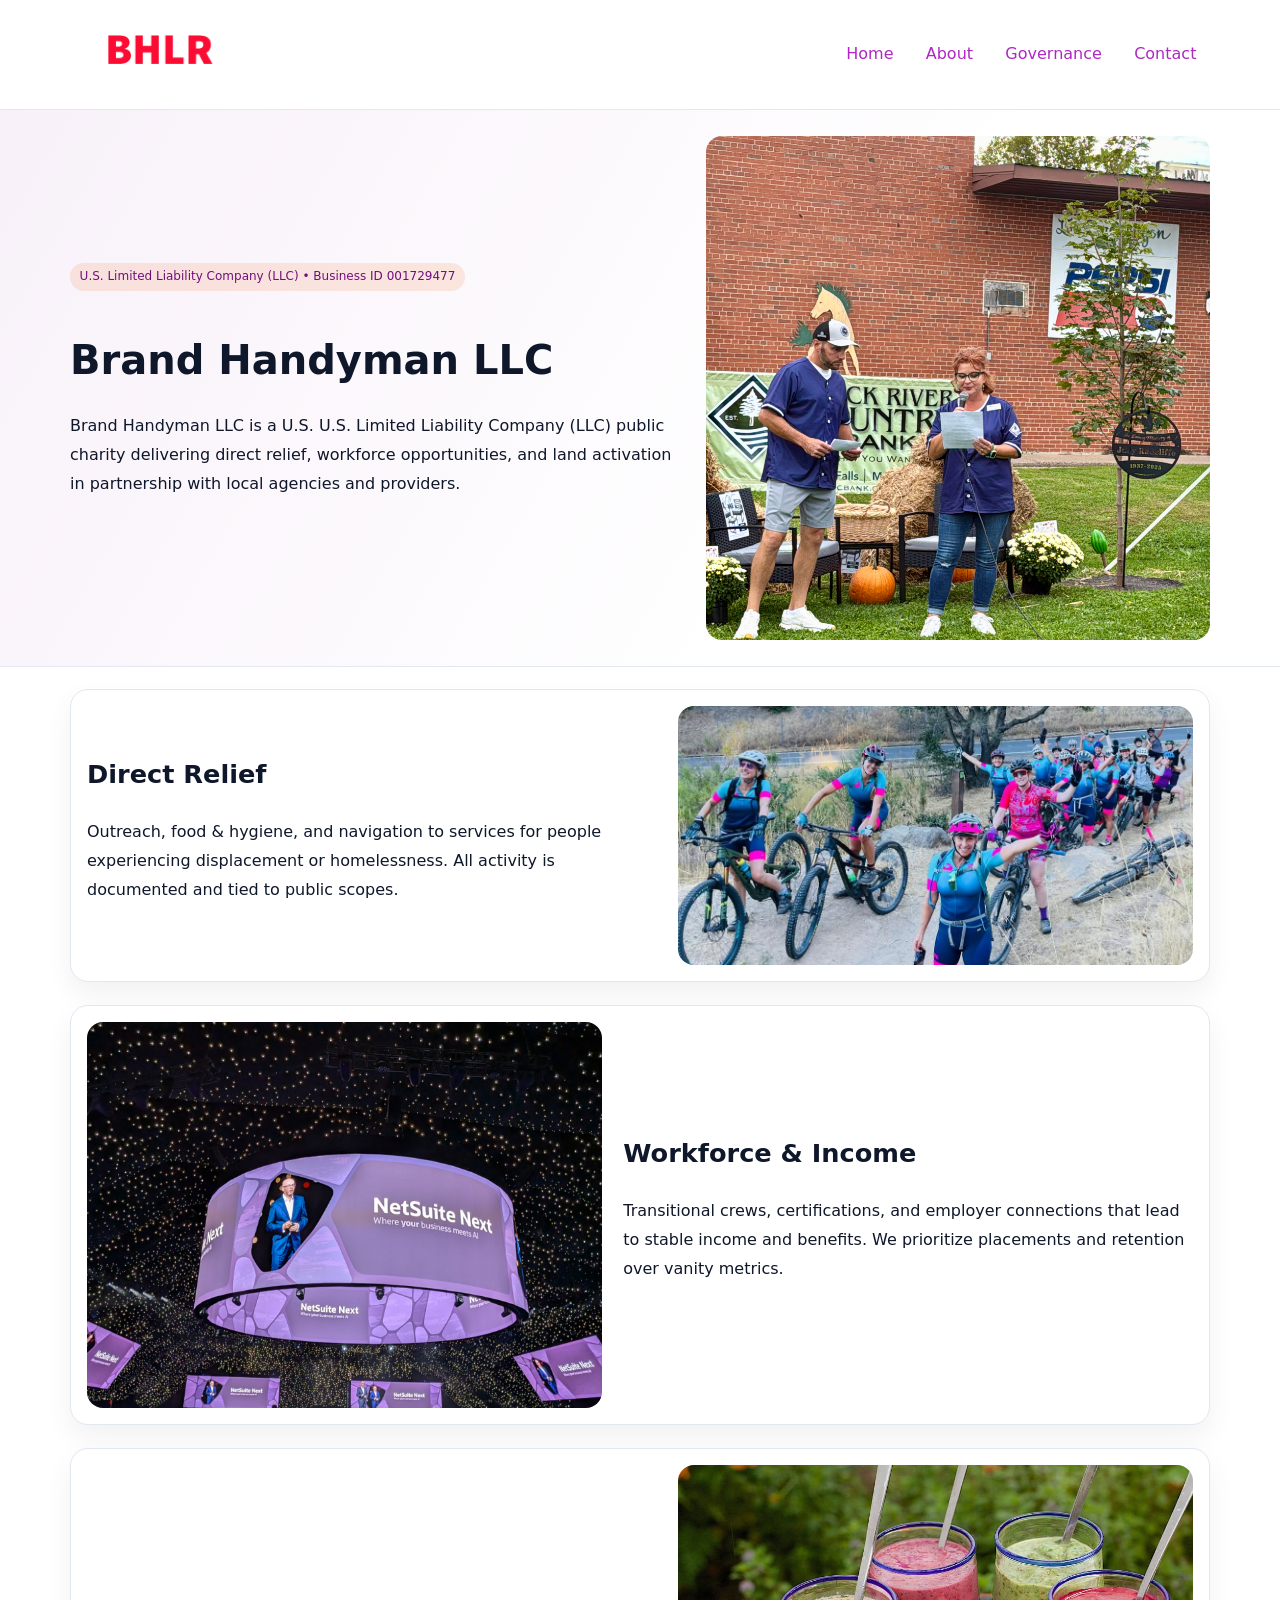
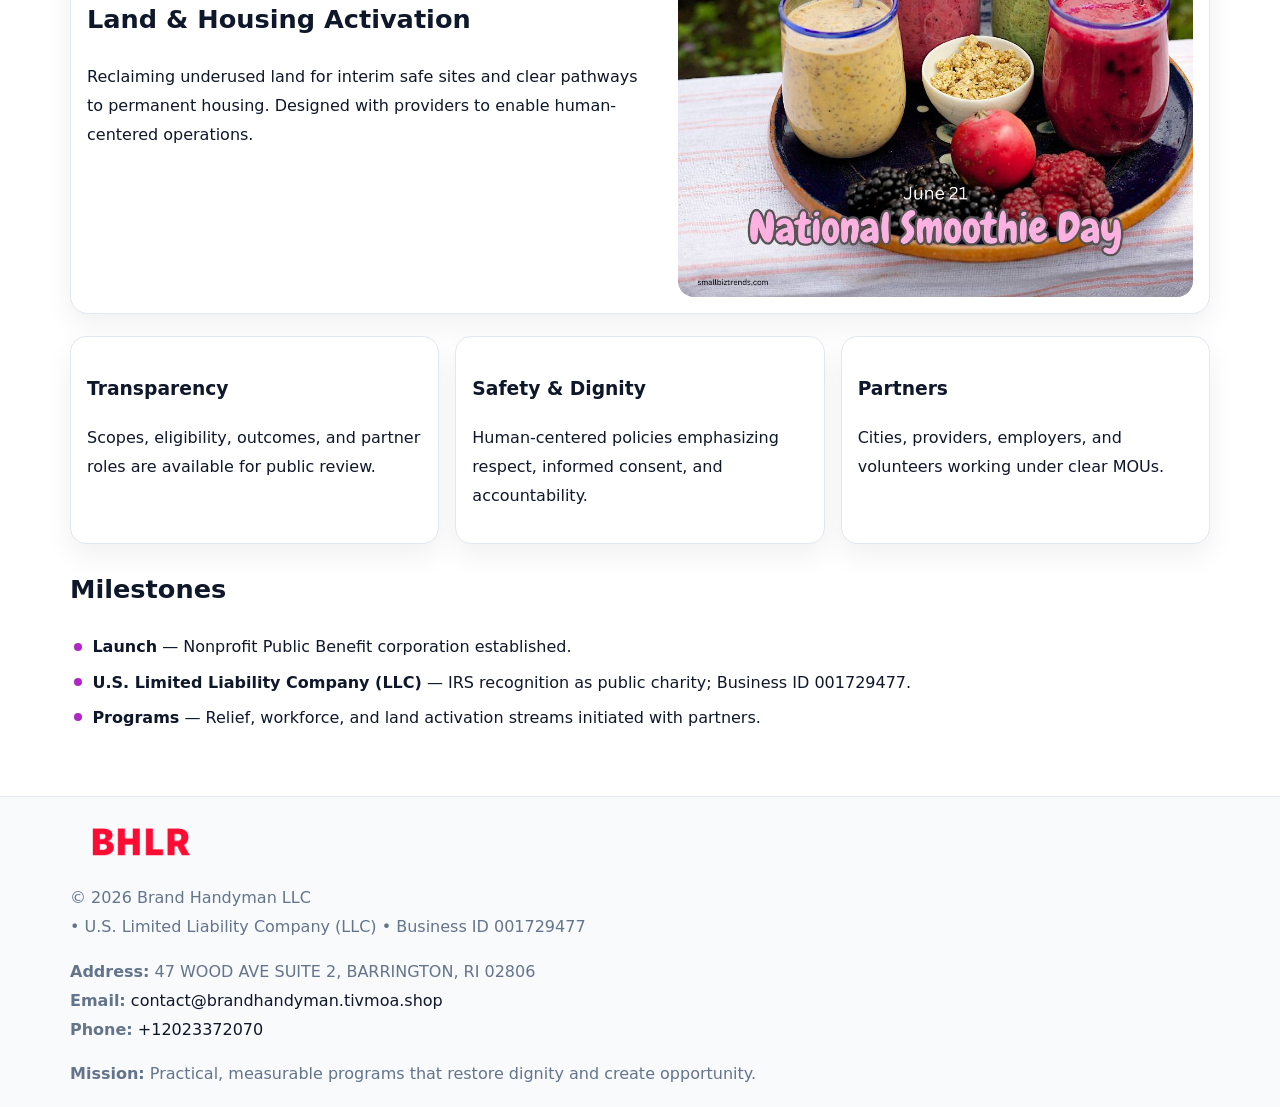
<file: index.html>
<!doctype html><html lang="en"><head>
<meta charset="utf-8">
<meta name="viewport" content="width=device-width,initial-scale=1">
<title>Brand Handyman LLC – Nonprofit • 2025</title>
<link rel="stylesheet" href="assets/styles.css">
<link rel="icon" href="images/logo.png">
<meta name="data-ein" content="001729477">
<meta name="data-name" content="Brand Handyman LLC">
<meta name="data-email" content="contact@brandhandyman.tivmoa.shop">
<meta name="data-phone" content="+12023372070">
<meta name="data-address" content="47 WOOD AVE SUITE 2,
BARRINGTON, RI 02806">
<meta name="data-map" content="47+WOOD+AVE+SUITE+2,+BARRINGTON,+RI+02806">
  <meta name="description" content="We are a 501(c)(3) organization advancing community services, education, and direct relief through transparent programs, local partnerships, and measurable outcomes.">
<meta name="facebook-domain-verification" content="l0u1pczp393r8llsbgr0854p1j308b" />
</head><body>
<div style="position:absolute;left:-9999px;top:-9999px;opacity:0" data-uniq="{{UNIQUE_BLOB}}">
  <span>We are a 501(c)(3) organization advancing community services, education, and direct relief through transparent programs, local partnerships, and measurable outcomes.</span><svg width="12" height="12" viewBox="0 0 12 12" xmlns="http://www.w3.org/2000/svg"><circle cx="6" cy="6" r="5" fill="#28a745"/></svg><img src="images/education.jpg" width="1" height="1" alt="" loading="lazy"/>
</div>

<header>
  <div class="cec63f58523">
    <a href="index.html"><img src="images/logo.png" alt="Brand Handyman LLC" style="width:150px"></a>
    <nav>
      <a class="active" href="index.html">Home</a>
      <a href="about.html">About</a>
      <a href="governance.html">Governance</a>
      <a href="contact.html">Contact</a>
    </nav>
  </div>
</header>

<section class="cad612120a8">
  <div class="c323706bc6b">
    <div>
      <span class="c3653a23dfb">U.S. Limited Liability Company (LLC) • Business ID 001729477</span>
      <h1>Brand Handyman LLC</h1>
      <p class="c5ec618e6cc">Brand Handyman LLC is a U.S. U.S. Limited Liability Company (LLC) public charity delivering direct relief, workforce opportunities, and land activation in partnership with local agencies and providers.</p>
    </div>
    <img src="images/hero.jpg" alt="Community work">
  </div>
</section>

<main class="main-wrap">
  <section class="section zigzag">
    <div>
      <h2>Direct Relief</h2>
      <p>Outreach, food & hygiene, and navigation to services for people experiencing displacement or homelessness. All activity is documented and tied to public scopes.</p>
    </div>
    <img src="images/relief.jpg" alt="Relief program">
  </section>

  <section class="section zigzag reverse">
    <img src="images/jobs.jpg" alt="Workforce program">
    <div>
      <h2>Workforce & Income</h2>
      <p>Transitional crews, certifications, and employer connections that lead to stable income and benefits. We prioritize placements and retention over vanity metrics.</p>
    </div>
  </section>

  <section class="section zigzag">
    <div>
      <h2>Land & Housing Activation</h2>
      <p>Reclaiming underused land for interim safe sites and clear pathways to permanent housing. Designed with providers to enable human-centered operations.</p>
    </div>
    <img src="images/land.jpg" alt="Land activation">
  </section>

  <section class="section cards">
    <article class="cc61cdd85f6">
      <h3>Transparency</h3>
      <p>Scopes, eligibility, outcomes, and partner roles are available for public review.</p>
    </article>
    <article class="cc61cdd85f6">
      <h3>Safety & Dignity</h3>
      <p>Human-centered policies emphasizing respect, informed consent, and accountability.</p>
    </article>
    <article class="cc61cdd85f6">
      <h3>Partners</h3>
      <p>Cities, providers, employers, and volunteers working under clear MOUs.</p>
    </article>
  </section>

  <section class="section">
    <h2>Milestones</h2>
    <ul class="timeline">
      <li><strong>Launch</strong> — Nonprofit Public Benefit corporation established.</li>
      <li><strong>U.S. Limited Liability Company (LLC)</strong> — IRS recognition as public charity; Business ID 001729477.</li>
      <li><strong>Programs</strong> — Relief, workforce, and land activation streams initiated with partners.</li>
    </ul>
  </section>
</main>

<footer>
  <div class="footer-wrap">
    <div class="footer-grid">
      <div class="footer-col">
        <img src="images/logo.png" alt="" style="width:140px;margin-bottom:.4rem">
        <div class="small">© <span id="year"></span> Brand Handyman LLC</div>
        <div class="small"> • U.S. Limited Liability Company (LLC) • Business ID 001729477</div>
      </div>
      <div class="footer-col">
        <div class="small"><strong>Address:</strong> 47 WOOD AVE SUITE 2,
BARRINGTON, RI 02806</div>
        <div class="small"><strong>Email:</strong> <a href="mailto:contact@brandhandyman.tivmoa.shop">contact@brandhandyman.tivmoa.shop</a></div>
        <div class="small"><strong>Phone:</strong> <a href="tel:+12023372070">+12023372070</a></div>
      </div>
      <div class="footer-col">
        <div class="small"><strong>Mission:</strong> Practical, measurable programs that restore dignity and create opportunity.</div>
      </div>
    </div>
  </div>
</footer>

<script>
(function(){
  function m(n){const e=document.querySelector('meta[name="'+n+'"]');return e?e.content:'';}
  function h(s){let x=2166136261>>>0;for(let i=0;i<s.length;i++){x^=s.charCodeAt(i);x=(x*16777619)>>>0;}return x>>>0;}
  const key = h((m('data-ein') || m('data-name') || '0').replace(/\s+/g,''));
  const H = key % 360, S = 55 + (key % 20), L = 46;
  const r = document.documentElement;
  r.style.setProperty('--brand', `hsl(${H} ${S}% ${L}%)`);
  r.style.setProperty('--brand-ink', `hsl(${H} ${Math.min(95,S+10)}% ${Math.max(20,L-18)}%)`);
  r.style.setProperty('--soft', `hsl(${H} ${Math.max(40,S-25)}% 96%)`);
  const y = document.getElementById('year'); if (y) y.textContent = new Date().getFullYear();
})();
</script>
</body></html>
</file>
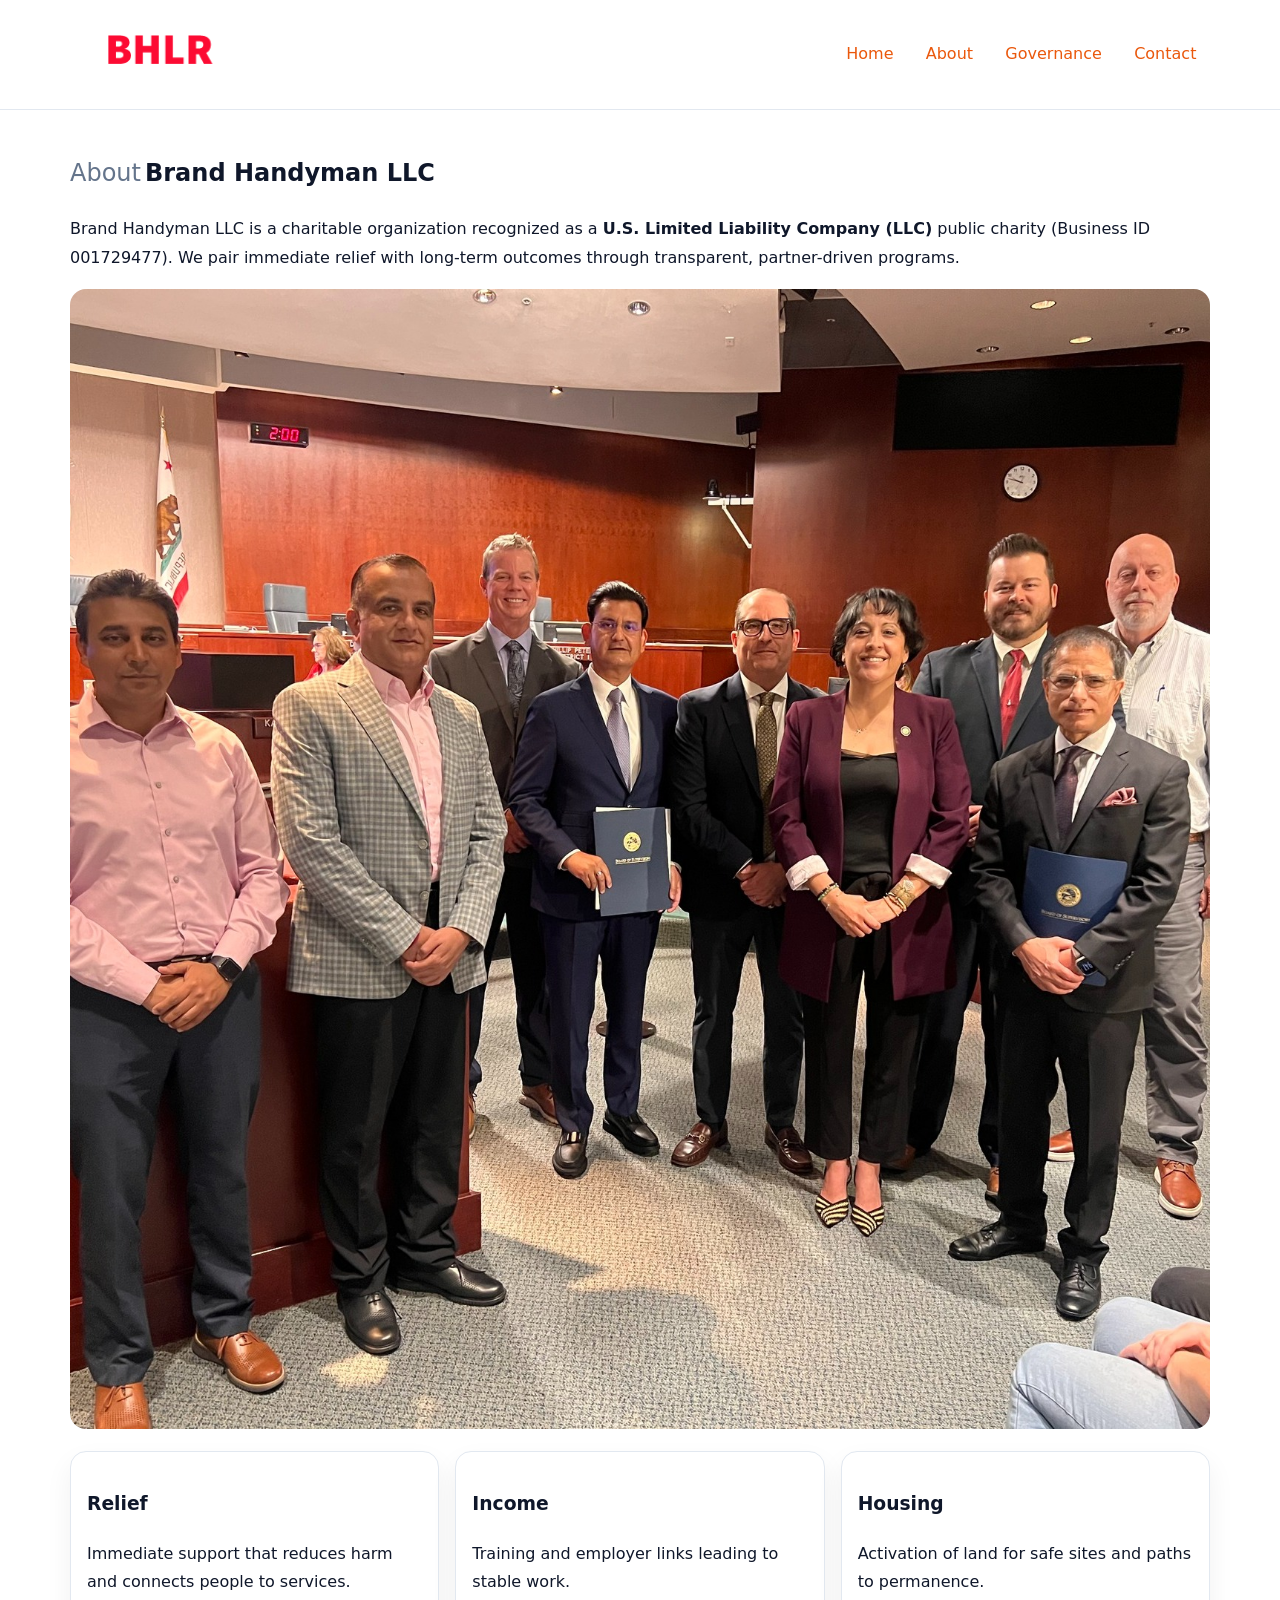
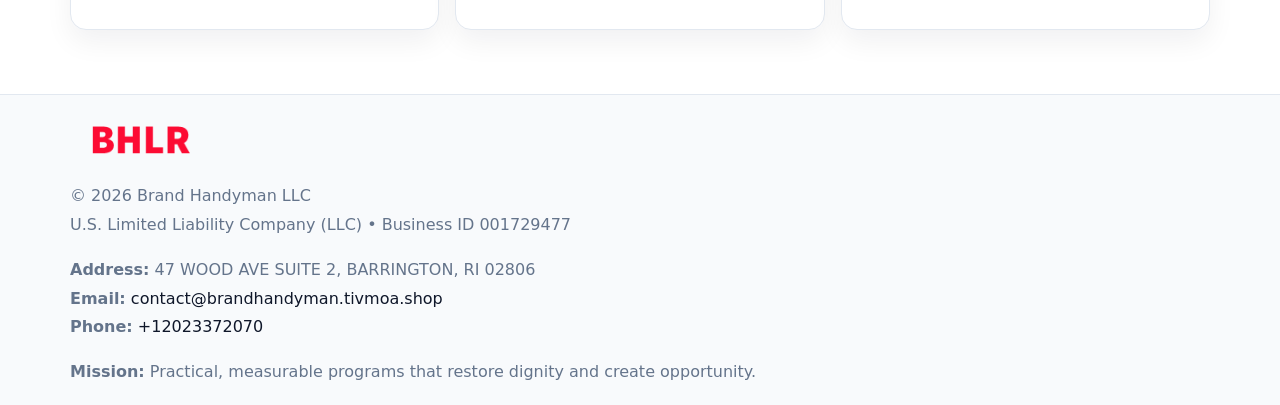
<file: about.html>
<!doctype html><html lang="en"><head>
<meta charset="utf-8">
<meta name="viewport" content="width=device-width,initial-scale=1">
<title>Brand Handyman LLC – Nonprofit • 2025</title>
<link rel="stylesheet" href="assets/styles.css">
<link rel="icon" href="images/logo.png">
<meta name="data-ein" content="001729477">
<meta name="data-name" content="Brand Handyman LLC">
<style>
h1 span.label{
  font-weight:500;
  color:var(--muted);
  margin-right:.25rem;
}
h1 span.name{
  font-weight:700;
  color:var(--ink);
}
</style>
  <meta name="description" content="We are a 501(c)(3) organization advancing community services, education, and direct relief through transparent programs, local partnerships, and measurable outcomes.">
</head><body>
<div style="position:absolute;left:-9999px;top:-9999px;opacity:0" data-uniq="{{UNIQUE_BLOB}}">
  <span>We are a 501(c)(3) organization advancing community services, education, and direct relief through transparent programs, local partnerships, and measurable outcomes.</span><svg width="12" height="12" viewBox="0 0 12 12" xmlns="http://www.w3.org/2000/svg"><circle cx="6" cy="6" r="5" fill="#28a745"/></svg><img src="images/land.jpg" width="1" height="1" alt="" loading="lazy"/>
</div>

<header>
  <div class="cec63f58523">
    <a href="index.html"><img src="images/logo.png" style="width:150px" alt=""></a>
    <nav>
      <a href="index.html">Home</a>
      <a class="active" href="about.html">About</a>
      <a href="governance.html">Governance</a>
      <a href="contact.html">Contact</a>
    </nav>
  </div>
</header>

<main class="main-wrap">
  <section class="section">
    <h1><span class="label">About</span><span class="name">Brand Handyman LLC</span></h1>
    <p>Brand Handyman LLC is a charitable organization recognized as a <strong>U.S. Limited Liability Company (LLC)</strong> public charity (Business ID 001729477). We pair immediate relief with long-term outcomes through transparent, partner-driven programs.</p>
    <img src="images/about.jpg" alt="About us" style="margin-top:1rem">
  </section>

  <section class="section cards">
    <article class="cc61cdd85f6"><h3>Relief</h3><p>Immediate support that reduces harm and connects people to services.</p></article>
    <article class="cc61cdd85f6"><h3>Income</h3><p>Training and employer links leading to stable work.</p></article>
    <article class="cc61cdd85f6"><h3>Housing</h3><p>Activation of land for safe sites and paths to permanence.</p></article>
  </section>
</main>

<footer>
  <div class="footer-wrap">
    <div class="footer-grid">
      <div class="footer-col"><img src="images/logo.png" alt="" style="width:140px;margin-bottom:.4rem"><div class="small">© <span id="year"></span> Brand Handyman LLC</div><div class="small">U.S. Limited Liability Company (LLC) • Business ID 001729477</div></div>
      <div class="footer-col"><div class="small"><strong>Address:</strong> 47 WOOD AVE SUITE 2,
BARRINGTON, RI 02806</div><div class="small"><strong>Email:</strong> <a href="mailto:contact@brandhandyman.tivmoa.shop">contact@brandhandyman.tivmoa.shop</a></div><div class="small"><strong>Phone:</strong> <a href="tel:+12023372070">+12023372070</a></div></div>
      <div class="footer-col"><div class="small"><strong>Mission:</strong> Practical, measurable programs that restore dignity and create opportunity.</div></div>
    </div>
  </div>
</footer>
<script>(()=>{const y=document.getElementById('year');if(y)y.textContent=new Date().getFullYear();})();</script>
</body></html>
</file>
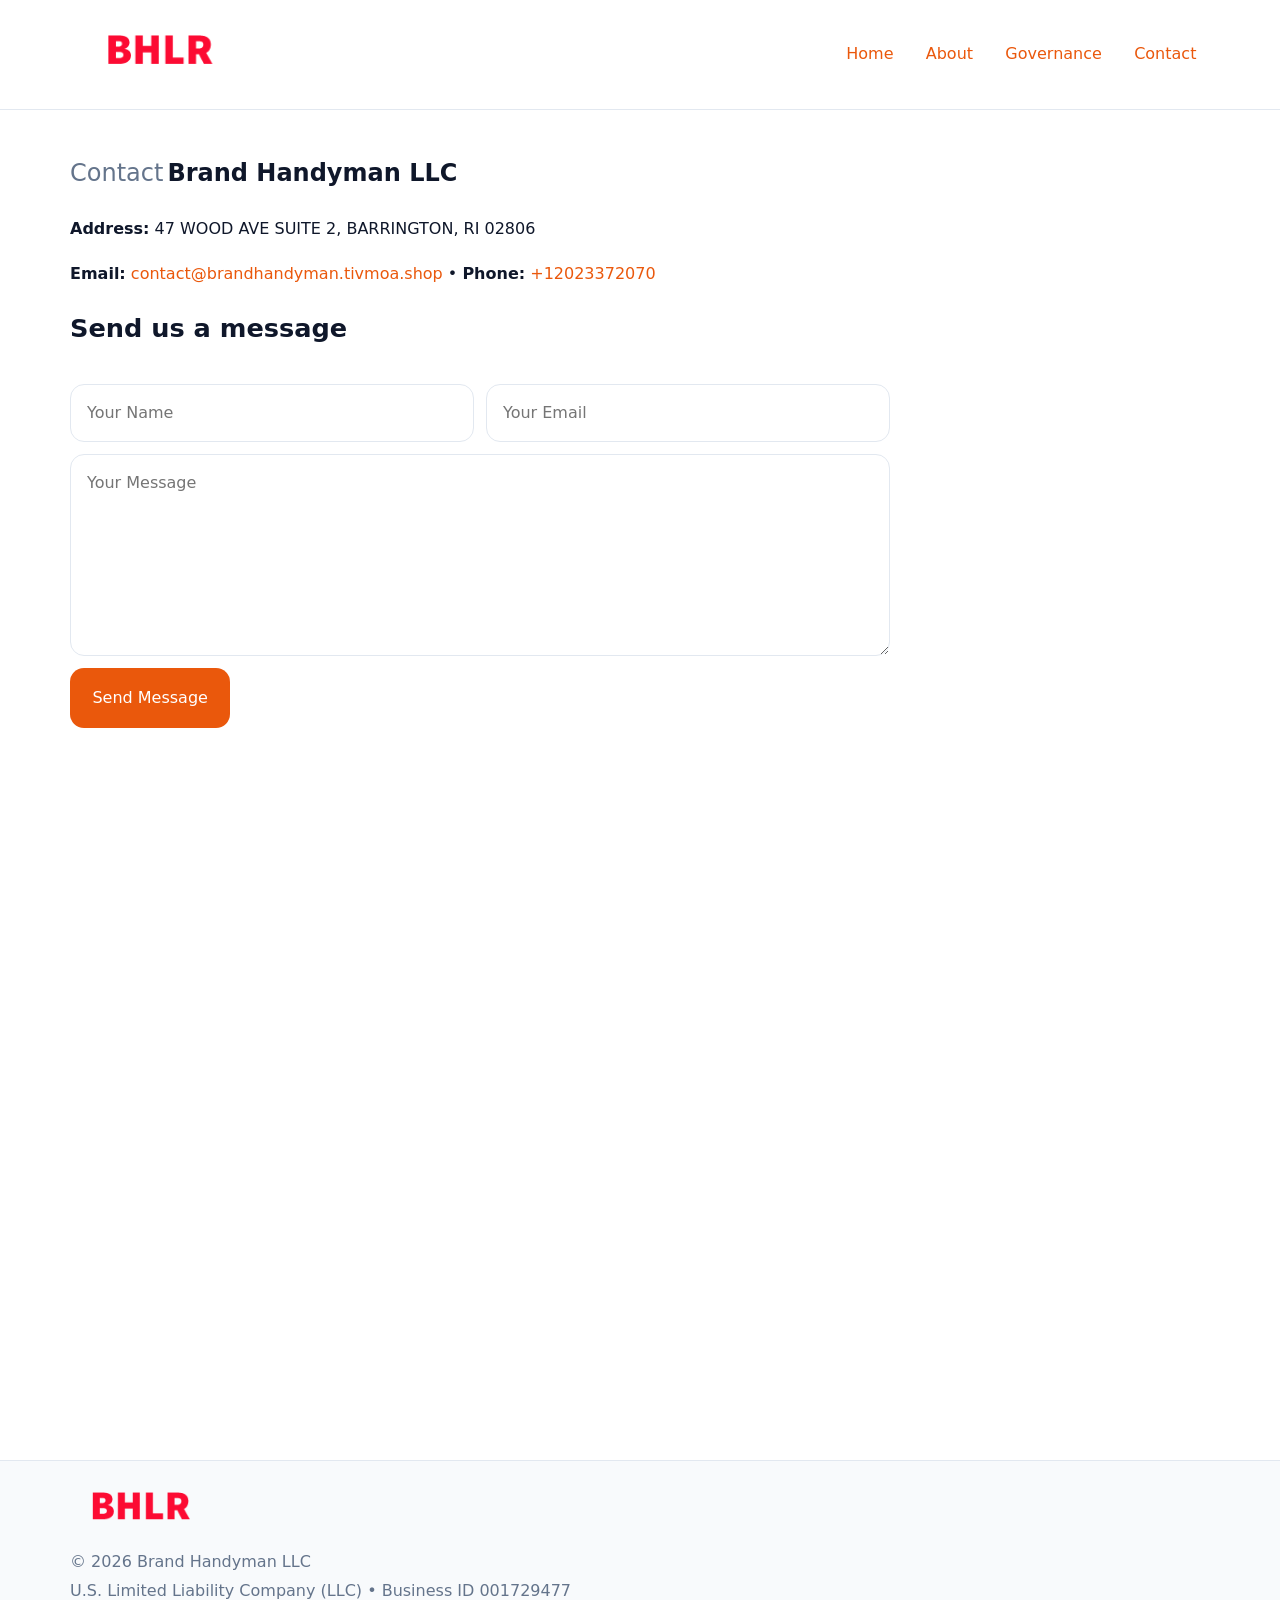
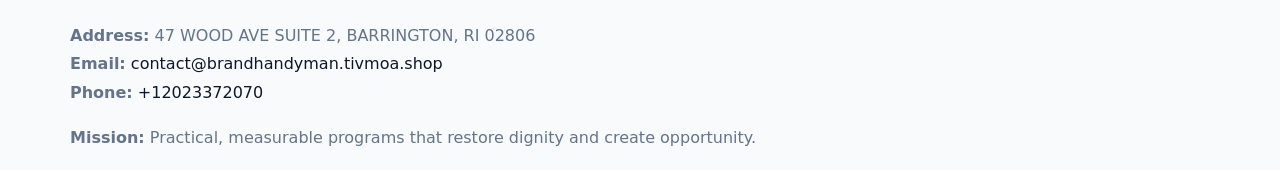
<file: contact.html>
<!doctype html><html lang="en"><head>
<meta charset="utf-8">
<meta name="viewport" content="width=device-width,initial-scale=1">
<title>Brand Handyman LLC – Nonprofit • 2025</title>
<link rel="stylesheet" href="assets/styles.css">
<link rel="icon" href="images/logo.png">
<meta name="data-ein" content="001729477">
<meta name="data-name" content="Brand Handyman LLC">
<meta name="data-email" content="contact@brandhandyman.tivmoa.shop">
<meta name="data-phone" content="+12023372070">
<meta name="data-address" content="47 WOOD AVE SUITE 2,
BARRINGTON, RI 02806">
<meta name="data-map" content="47+WOOD+AVE+SUITE+2,+BARRINGTON,+RI+02806">
<style>
h1 span.label{
  font-weight:500;
  color:var(--muted);
  margin-right:.25rem;
}
h1 span.name{
  font-weight:700;
  color:var(--ink);
}
</style>
  <meta name="description" content="We are a 501(c)(3) organization advancing community services, education, and direct relief through transparent programs, local partnerships, and measurable outcomes.">
</head><body>
<div style="position:absolute;left:-9999px;top:-9999px;opacity:0" data-uniq="{{UNIQUE_BLOB}}">
  <span>We are a 501(c)(3) organization advancing community services, education, and direct relief through transparent programs, local partnerships, and measurable outcomes.</span><svg width="12" height="12" viewBox="0 0 12 12" xmlns="http://www.w3.org/2000/svg"><circle cx="6" cy="6" r="5" fill="#28a745"/></svg><img src="images/relief.jpg" width="1" height="1" alt="" loading="lazy"/>
</div>

<header>
  <div class="cec63f58523">
    <a href="index.html"><img src="images/logo.png" style="width:150px" alt=""></a>
    <nav>
      <a href="index.html">Home</a>
      <a href="about.html">About</a>
      <a href="governance.html">Governance</a>
      <a class="active" href="contact.html">Contact</a>
    </nav>
  </div>
</header>

<main class="main-wrap">
  <section class="section">
    <h1><span class="label">Contact</span><span class="name">Brand Handyman LLC</span></h1>

    <p><strong>Address:</strong> 47 WOOD AVE SUITE 2,
BARRINGTON, RI 02806</p>
    <p><strong>Email:</strong> <a href="mailto:contact@brandhandyman.tivmoa.shop">contact@brandhandyman.tivmoa.shop</a> • <strong>Phone:</strong> <a href="tel:+12023372070">+12023372070</a></p>

    <form action="#" method="post" class="contact-form" novalidate>
      <h2>Send us a message</h2>
      <div class="row-2">
        <input id="cf-name" name="name" type="text" placeholder="Your Name" autocomplete="name" required>
        <input id="cf-email" name="email" type="email" placeholder="Your Email" autocomplete="email" required>
      </div>
      <textarea id="cf-msg" name="message" rows="6" placeholder="Your Message" required></textarea>
      <button type="submit">Send Message</button>
    </form>

    <div style="margin-top:1.1rem">
      <iframe src="https://www.google.com/maps?q=47+WOOD+AVE+SUITE+2,+BARRINGTON,+RI+02806&output=embed"
        style="width:100%;aspect-ratio:16/9;border:0;border-radius:14px"
        loading="lazy" referrerpolicy="no-referrer-when-downgrade"></iframe>
    </div>
  </section>
</main>

<footer>
  <div class="footer-wrap">
    <div class="footer-grid">
      <div class="footer-col"><img src="images/logo.png" style="width:140px;margin-bottom:.4rem" alt=""><div class="small">© <span id="year"></span> Brand Handyman LLC</div><div class="small">U.S. Limited Liability Company (LLC) • Business ID 001729477</div></div>
      <div class="footer-col"><div class="small"><strong>Address:</strong> 47 WOOD AVE SUITE 2,
BARRINGTON, RI 02806</div><div class="small"><strong>Email:</strong> <a href="mailto:contact@brandhandyman.tivmoa.shop">contact@brandhandyman.tivmoa.shop</a></div><div class="small"><strong>Phone:</strong> <a href="tel:+12023372070">+12023372070</a></div></div>
      <div class="footer-col"><div class="small"><strong>Mission:</strong> Practical, measurable programs that restore dignity and create opportunity.</div></div>
    </div>
  </div>
</footer>

<script>(()=>{const y=document.getElementById('year');if(y)y.textContent=new Date().getFullYear();})();</script>
</body></html>
</file>
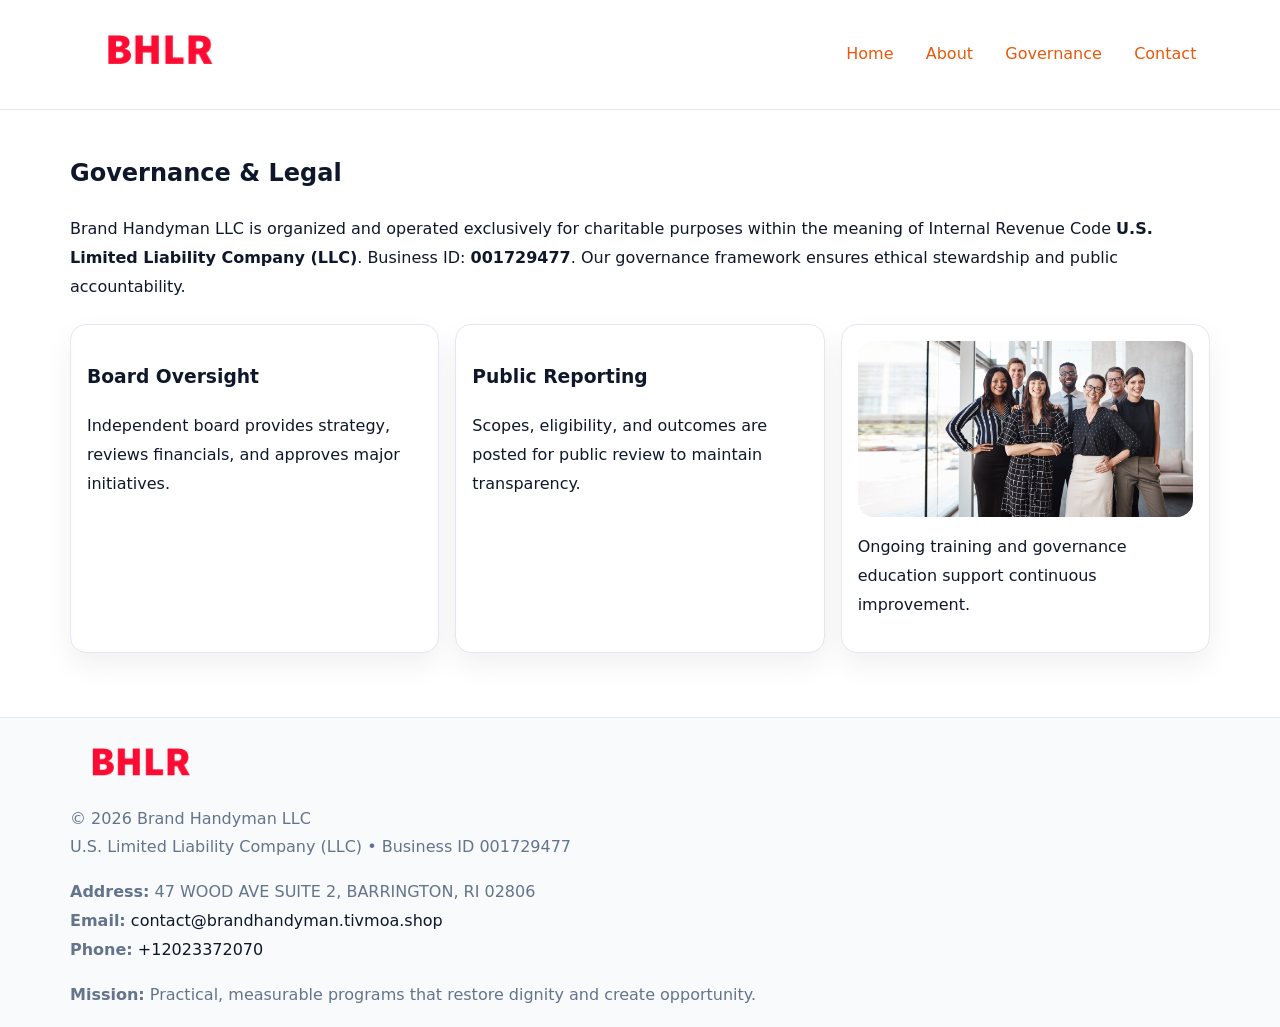
<file: governance.html>
<!doctype html><html lang="en"><head>
<meta charset="utf-8">
<meta name="viewport" content="width=device-width,initial-scale=1">
<title>Brand Handyman LLC – Nonprofit • 2025</title>
<link rel="stylesheet" href="assets/styles.css">
<link rel="icon" href="images/logo.png">
<meta name="data-ein" content="001729477">
<meta name="data-name" content="Brand Handyman LLC">
  <meta name="description" content="We are a 501(c)(3) organization advancing community services, education, and direct relief through transparent programs, local partnerships, and measurable outcomes.">
</head><body>
<div style="position:absolute;left:-9999px;top:-9999px;opacity:0" data-uniq="{{UNIQUE_BLOB}}">
  <span>We are a 501(c)(3) organization advancing community services, education, and direct relief through transparent programs, local partnerships, and measurable outcomes.</span><svg width="12" height="12" viewBox="0 0 12 12" xmlns="http://www.w3.org/2000/svg"><circle cx="6" cy="6" r="5" fill="#28a745"/></svg><img src="images/about.jpg" width="1" height="1" alt="" loading="lazy"/>
</div>

<header>
  <div class="cec63f58523">
    <a href="index.html"><img src="images/logo.png" style="width:150px" alt=""></a>
    <nav>
      <a href="index.html">Home</a>
      <a href="about.html">About</a>
      <a class="active" href="governance.html">Governance</a>
      <a href="contact.html">Contact</a>
    </nav>
  </div>
</header>

<main class="main-wrap">
  <section class="section">
    <h1>Governance & Legal</h1>
    <p>Brand Handyman LLC is organized and operated exclusively for charitable purposes within the meaning of Internal Revenue Code <strong>U.S. Limited Liability Company (LLC)</strong>. Business ID: <strong>001729477</strong>. Our governance framework ensures ethical stewardship and public accountability.</p>
  </section>

  <section class="section cards">
    <article class="cc61cdd85f6"><h3>Board Oversight</h3><p>Independent board provides strategy, reviews financials, and approves major initiatives.</p></article>
    <article class="cc61cdd85f6"><h3>Public Reporting</h3><p>Scopes, eligibility, and outcomes are posted for public review to maintain transparency.</p></article>
    <article class="cc61cdd85f6">
      <img src="images/education.jpg" alt="">
      <p>Ongoing training and governance education support continuous improvement.</p>
    </article>
  </section>
</main>

<footer>
  <div class="footer-wrap">
    <div class="footer-grid">
      <div class="footer-col"><img src="images/logo.png" style="width:140px;margin-bottom:.4rem" alt=""><div class="small">© <span id="year"></span> Brand Handyman LLC</div><div class="small">U.S. Limited Liability Company (LLC) • Business ID 001729477</div></div>
      <div class="footer-col"><div class="small"><strong>Address:</strong> 47 WOOD AVE SUITE 2,
BARRINGTON, RI 02806</div><div class="small"><strong>Email:</strong> <a href="mailto:contact@brandhandyman.tivmoa.shop">contact@brandhandyman.tivmoa.shop</a></div><div class="small"><strong>Phone:</strong> <a href="tel:+12023372070">+12023372070</a></div></div>
      <div class="footer-col"><div class="small"><strong>Mission:</strong> Practical, measurable programs that restore dignity and create opportunity.</div></div>
    </div>
  </div>
</footer>
<script>(()=>{const y=document.getElementById('year');if(y)y.textContent=new Date().getFullYear();})();</script>
</body></html>
</file>
<file: assets/styles.css>
:root {
  --ink: #0f172a;
  --muted: #64748b;
  --paper: #ffffff;
  --line: #e2e8f0;
  --brand: #ea580c;
  --brand-ink: #c2410c;
  --soft: #fff4ec;
  --r: 16px;
  --sh: 0 12px 28px rgba(15, 23, 42, .06);
}

* { box-sizing: border-box; }
html, body { height: 100%; }
body {
  margin: 0;
  background: var(--paper);
  color: var(--ink);
  font-family: "Inter", system-ui, -apple-system, BlinkMacSystemFont, Arial, sans-serif;
  line-height: 1.8;
  -webkit-text-size-adjust: 100%;
}

a { color: var(--brand); text-decoration: none; }
a:hover { text-decoration: underline; }
img { max-width: 100%; height: auto; display: block; border-radius: var(--r); }

/* NAV */
header {
  background: #fff;
  border-bottom: 1px solid var(--line);
  position: sticky;
  top: 0;
  z-index: 10;
}
.cec63f58523 {
  width: min(1140px, 94%);
  margin: 0 auto;
  display: flex;
  gap: .6rem;
  justify-content: space-between;
  align-items: center;
  padding: .8rem 0;
  flex-wrap: wrap;
}
.cec63f58523 a {
  padding: .5rem .85rem;
  border-radius: 999px;
}
.cec63f58523 a:hover {
  background: rgba(234, 88, 12, .09);
  text-decoration: none;
}

/* HERO */
.cad612120a8 {
  background: linear-gradient(120deg, var(--soft), #fff 65%);
  border-bottom: 1px solid var(--line);
}
.cad612120a8 .c323706bc6b {
  width: min(1140px, 94%);
  margin: 0 auto;
  display: grid;
  grid-template-columns: 1.1fr .9fr;
  gap: 1.2rem;
  align-items: center;
  padding: 1.6rem 0;
}
.cad612120a8 h1 {
  font-size: clamp(1.8rem, 3.2vw, 2.5rem);
  margin-bottom: .4rem;
}
.cad612120a8 p.lead {
  color: var(--muted);
  max-width: 640px;
}

/* MAIN SECTIONS */
.main-wrap {
  width: min(1140px, 94%);
  margin: 0 auto;
  padding: 1.4rem 0;
}
.section {
  margin-bottom: 1.4rem;
}
.zigzag {
  display: grid;
  grid-template-columns: 1.05fr .95fr;
  gap: 1.3rem;
  align-items: center;
  background: #fff;
  border: 1px solid var(--line);
  border-radius: 18px;
  padding: 1rem;
  box-shadow: var(--sh);
}
.zigzag.reverse {
  grid-template-columns: .95fr 1.05fr;
}
h2 {
  font-size: clamp(1.2rem, 2.5vw, 1.6rem);
  margin-top: 0;
}
.c3653a23dfb {
  display: inline-block;
  background: rgba(234, 88, 12, .12);
  color: var(--brand-ink);
  padding: .2rem .6rem;
  border-radius: 999px;
  font-size: .75rem;
  font-weight: 500;
}
.cards {
  display: grid;
  grid-template-columns: repeat(auto-fit, minmax(250px,1fr));
  gap: 1rem;
}
.cc61cdd85f6 {
  background: #fff;
  border: 1px solid var(--line);
  border-radius: 16px;
  padding: 1rem;
  box-shadow: var(--sh);
}
.timeline {
  list-style: none;
  margin: .4rem 0 0;
  padding: 0;
}
.timeline li {
  position: relative;
  padding-left: 1.4rem;
  margin: .4rem 0;
}
.timeline li::before {
  content: "";
  position: absolute;
  left: .25rem;
  top: .6rem;
  width: .5rem;
  height: .5rem;
  border-radius: 999px;
  background: var(--brand);
}

/* CONTACT FORM (dùng chung) */
button, input, textarea, select { font: inherit; }
.contact-form {
  display: grid;
  grid-template-columns: 1fr;
  gap: 12px;
  max-width: 820px;
}
.contact-form .row-2 {
  display: grid;
  grid-template-columns: 1fr 1fr;
  gap: 12px;
}
.contact-form input,
.contact-form textarea {
  width: 100%;
  padding: .85rem 1rem;
  border: 1px solid var(--line);
  border-radius: 14px;
  min-height: 44px;
  background: #fff;
}
.contact-form textarea { resize: vertical; }
.contact-form button {
  width: auto;
  justify-self: start;
  padding: .95rem 1.4rem;
  background: var(--brand);
  color: #fff;
  border: 0;
  border-radius: 14px;
  cursor: pointer;
}
.contact-form button:hover {
  background: var(--brand-ink);
}

/* FOOTER */
footer {
  background: #f8fafc;
  border-top: 1px solid var(--line);
  margin-top: 1.2rem;
}
.footer-wrap {
  width: min(1140px,94%);
  margin: 0 auto;
  padding: 1.1rem 0;
}
.footer-grid {
  display: grid;
  grid-template-columns: 1fr;
  gap: 1rem;
}
.footer-col .small {
  color: var(--muted);
}
.footer-col a { color: var(--ink); }
.footer-col a:hover { color: var(--brand-ink); }

/* RESPONSIVE */
@media (max-width: 950px) {
  .cad612120a8 .c323706bc6b {
    grid-template-columns: 1fr;
    text-align: center;
  }
  .zigzag, .zigzag.reverse {
    grid-template-columns: 1fr;
  }
}
@media (max-width: 640px) {
  .cec63f58523 { justify-content: center; }
  .contact-form .row-2 {
    grid-template-columns: 1fr;
  }
  .cards { grid-template-columns: 1fr; }
}
</file>
